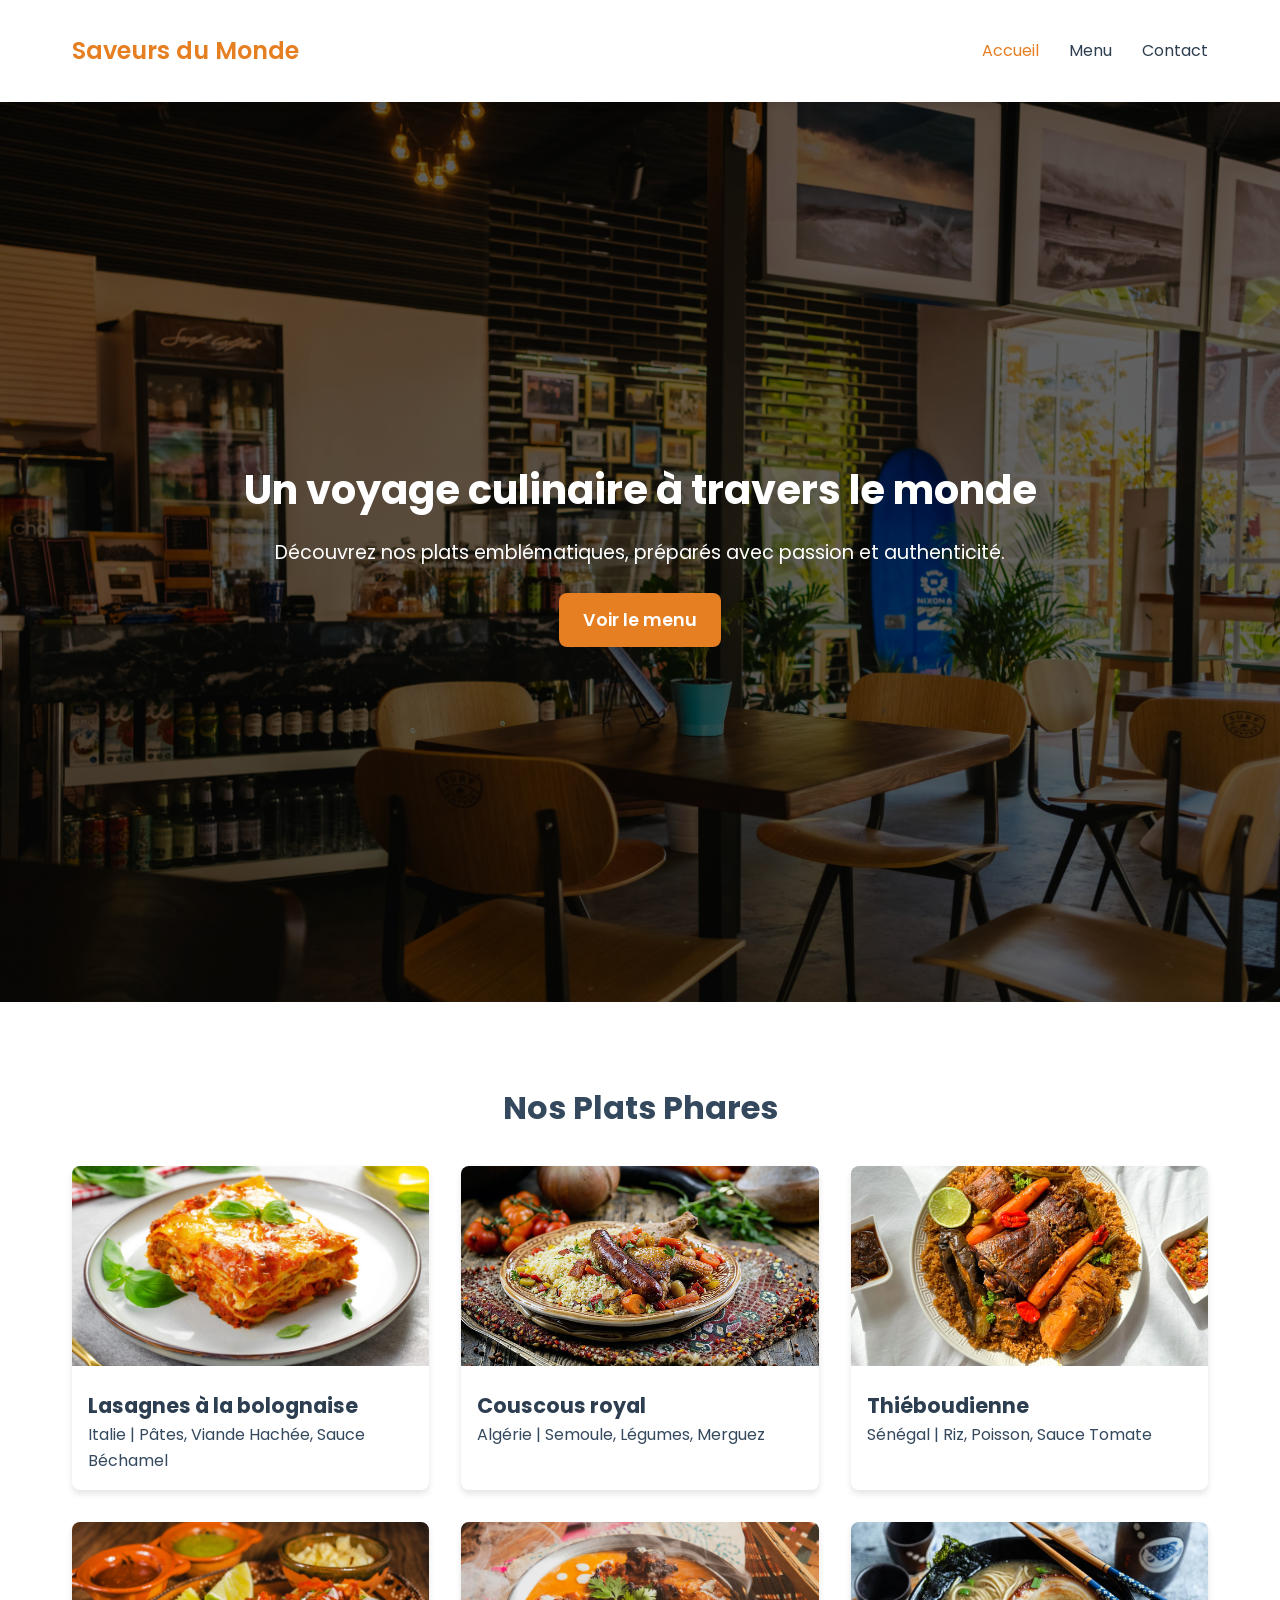
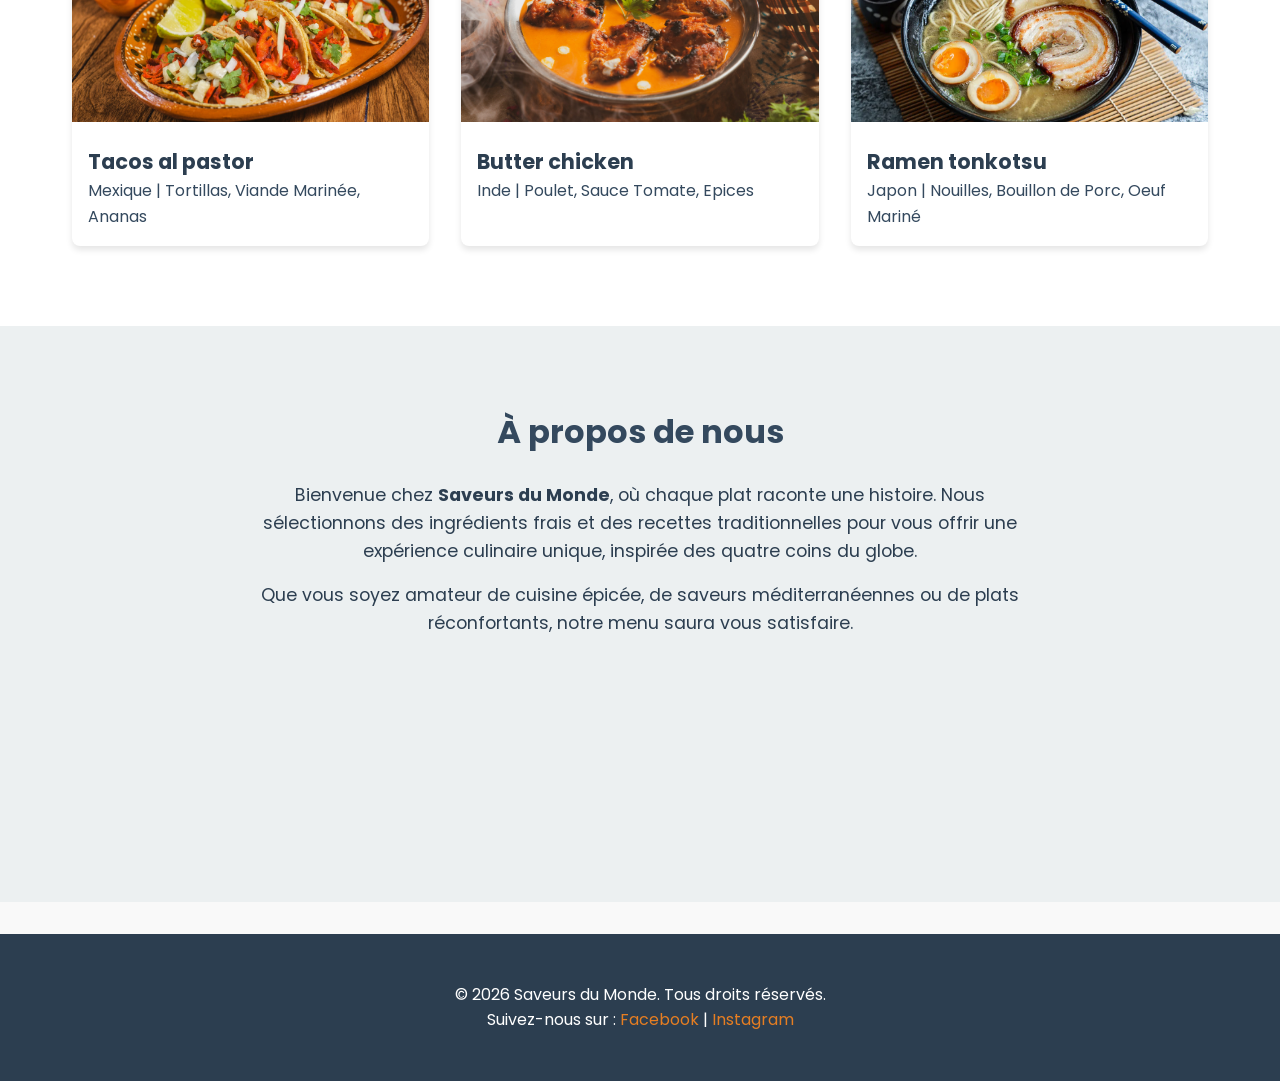
<file: index.html>
<!doctype html>
<html lang="fr">
  <head>
    <meta charset="UTF-8" />
    <meta name="viewport" content="width=device-width, initial-scale=1.0" />
    <meta
      name="description"
      content="Découvrez Saveurs du Monde, un restaurant proposant des plats emblématiques de l'Italie, l'Algérie, le Sénégal, le Mexique, l'Inde et le Japon."
    />
    <title>Saveurs du Monde | Accueil</title>
    <link rel="stylesheet" href="public/css/style.css" />
    <link rel="preconnect" href="https://fonts.googleapis.com" />
    <link rel="preconnect" href="https://fonts.gstatic.com" crossorigin />
    <link
      href="https://fonts.googleapis.com/css2?family=Poppins:wght@300;400;600&display=swap"
      rel="stylesheet"
    />
  </head>
  <body>
    <header>
      <div class="container">
        <h1 class="logo">Saveurs du Monde</h1>
        <button class="burger-btn" popovertarget="main-nav">
          <span></span>
          <span></span>
          <span></span>
        </button>
        <nav id="main-nav" popover>
          <button
            class="close-btn"
            popovertarget="main-nav"
            popovertargetaction="hide"
          >
            ×
          </button>
          <ul class="nav-links">
            <li><a href="index.html" class="active">Accueil</a></li>
            <li><a href="menu.html">Menu</a></li>
            <li><a href="contact.html">Contact</a></li>
          </ul>
        </nav>
      </div>
    </header>
    <main>
      <section class="hero">
        <div class="container">
          <h2>Un voyage culinaire à travers le monde</h2>
          <p>
            Découvrez nos plats emblématiques, préparés avec passion et
            authenticité.
          </p>
          <a href="menu.html" class="btn">Voir le menu</a>
        </div>
      </section>
      <section class="featured-dishes">
        <div class="container">
          <h2>Nos Plats Phares</h2>
          <div class="dish-gallery">
            <!-- Chaque plat est une carte cliquable -->
          </div>
        </div>
      </section>
      <section class="about">
        <div class="container">
          <h2>À propos de nous</h2>
          <p>
            Bienvenue chez <strong>Saveurs du Monde</strong>, où chaque plat
            raconte une histoire. Nous sélectionnons des ingrédients frais et
            des recettes traditionnelles pour vous offrir une expérience
            culinaire unique, inspirée des quatre coins du globe.
          </p>
          <p>
            Que vous soyez amateur de cuisine épicée, de saveurs
            méditerranéennes ou de plats réconfortants, notre menu saura vous
            satisfaire.
          </p>
        </div>
      </section>
    </main>
    <footer>
      <div class="container">
        <p>&copy; 2026 Saveurs du Monde. Tous droits réservés.</p>
        <p>
          Suivez-nous sur : <a href="#">Facebook</a> |
          <a href="#">Instagram</a>
        </p>
      </div>
    </footer>
    <script type="module" src="public/js/index.js"></script>
  </body>
</html>
</file>
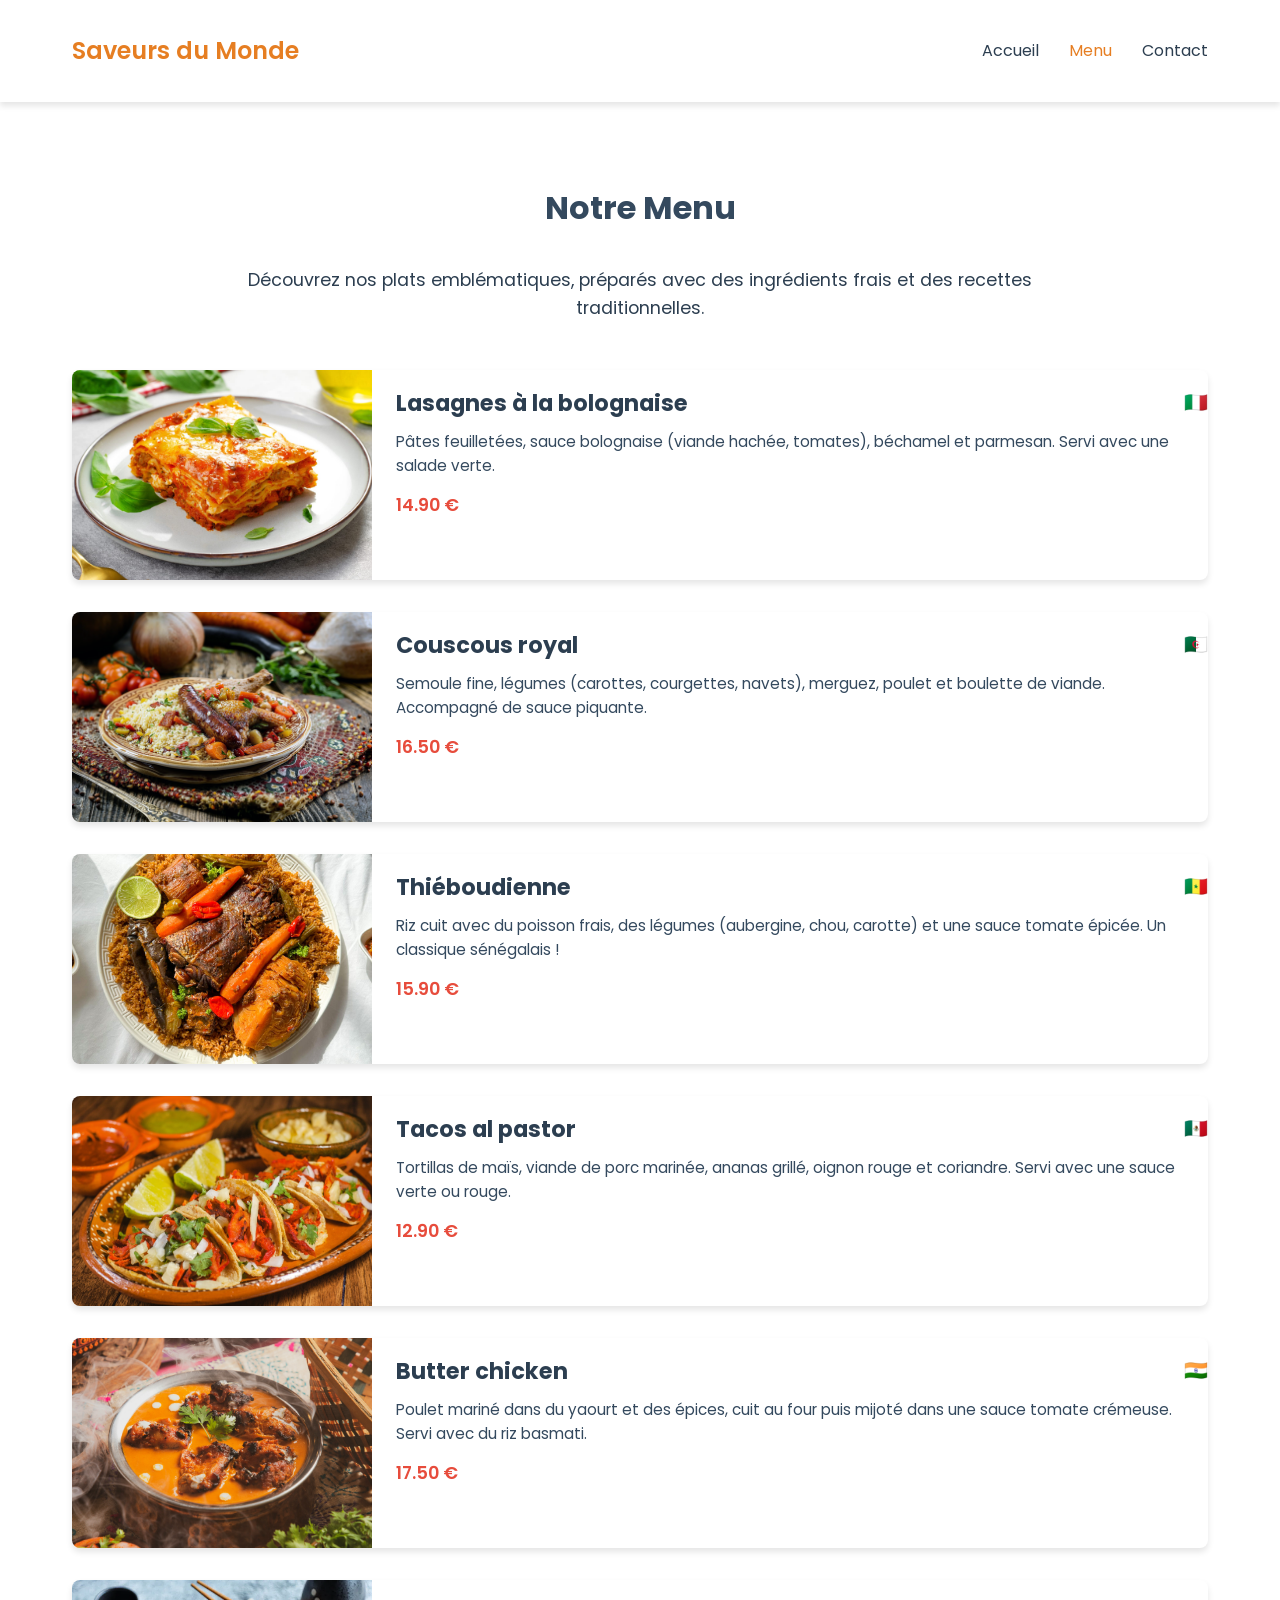
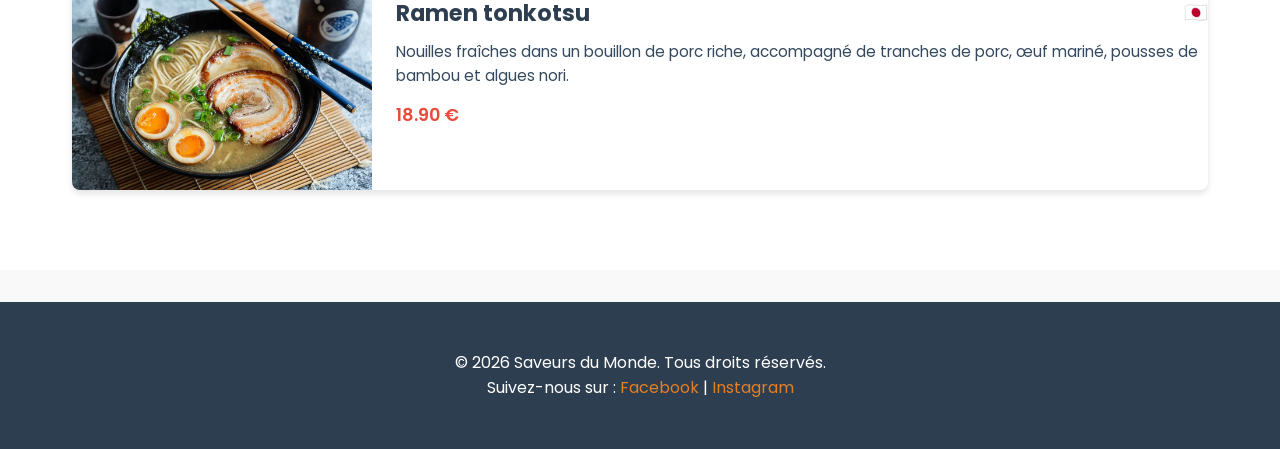
<file: menu.html>
<!doctype html>
<html lang="fr">
  <head>
    <meta charset="UTF-8" />
    <meta name="viewport" content="width=device-width, initial-scale=1.0" />
    <meta
      name="description"
      content="Découvrez notre menu de plats internationaux : lasagnes, couscous, thiéboudienne, tacos, butter chicken et ramen."
    />
    <title>Saveurs du Monde | Menu</title>
    <link rel="stylesheet" href="public/css/style.css" />
    <link rel="preconnect" href="https://fonts.googleapis.com" />
    <link rel="preconnect" href="https://fonts.gstatic.com" crossorigin />
    <link
      href="https://fonts.googleapis.com/css2?family=Poppins:wght@300;400;600&display=swap"
      rel="stylesheet"
    />
  </head>
  <body>
    <header>
      <div class="container">
        <h1 class="logo">Saveurs du Monde</h1>
        <!-- J'utilise ici l'attribut HTML Popover qui me permet de créer un menu burger sans utiliser JavaScript. --- https://developer.mozilla.org/en-US/docs/Web/API/Popover_API --- -->
        <button class="burger-btn" popovertarget="main-nav">
          <span></span>
          <span></span>
          <span></span>
        </button>
        <nav id="main-nav" popover>
          <button
            class="close-btn"
            popovertarget="main-nav"
            popovertargetaction="hide"
          >
            ×
          </button>
          <ul class="nav-links">
            <li><a href="index.html">Accueil</a></li>
            <li><a href="menu.html" class="active">Menu</a></li>
            <li><a href="contact.html">Contact</a></li>
          </ul>
        </nav>
      </div>
    </header>
    <section class="menu">
      <div class="container">
        <h2>Notre Menu</h2>
        <p class="menu-intro">
          Découvrez nos plats emblématiques, préparés avec des ingrédients frais
          et des recettes traditionnelles.
        </p>

        <!-- Liste des plats par pays -->
        <div class="menu-grid"></div>
      </div>
    </section>
    <footer>
      <div class="container">
        <p>&copy; 2026 Saveurs du Monde. Tous droits réservés.</p>
        <p>
          Suivez-nous sur : <a href="#">Facebook</a> |
          <a href="#">Instagram</a>
        </p>
      </div>
    </footer>
    <script type="module" src="public/js/menu.js"></script>
  </body>
</html>
</file>
<file: public/css/style.css>
/* ===== RESET ET VARIABLES GLOBALES ===== */
:root {
  --primary-color: #e67e22;
  --secondary-color: #34495e;
  --light-color: #ecf0f1;
  --dark-color: #2c3e50;
  --accent-color: #e74c3c;
  --font-main: "Poppins", sans-serif;
  --max-width: 1200px;
  --border-radius: 8px;
  --box-shadow: 0 4px 6px rgba(0, 0, 0, 0.1);
  --transition: all 0.3s ease;
}

* {
  margin: 0;
  padding: 0;
  box-sizing: border-box;
}

body {
  font-family: var(--font-main);
  line-height: 1.6;
  color: var(--dark-color);
  background-color: #f9f9f9;
}

/* ===== UTILITAIRES ===== */
.container {
  width: 100%;
  max-width: var(--max-width);
  margin: 0 auto;
  padding: 0 1rem;
}

.btn {
  display: inline-block;
  background: var(--primary-color);
  color: white;
  padding: 0.6rem 1.2rem;
  border: none;
  border-radius: var(--border-radius);
  cursor: pointer;
  text-decoration: none;
  font-weight: 600;
  transition: var(--transition);
}

.btn:hover {
  background: var(--accent-color);
  transform: translateY(-2px);
}

/* ===== EN-TÊTE ===== */
header {
  background: white;
  box-shadow: var(--box-shadow);
  position: sticky;
  top: 0;
  z-index: 1100;
  padding: 1rem 0;
}

header .container {
  display: flex;
  justify-content: space-between;
  align-items: center;
}

.logo {
  font-size: 1.5rem;
  color: var(--primary-color);
  font-weight: 600;
  width: 200px;
}

/* ===== Bouton Burger ===== */
.burger-btn {
  display: flex;
  flex-direction: column;
  gap: 5px;
  background: none;
  border: none;
  cursor: pointer;
  padding: 0.5rem;
}

.burger-btn span {
  display: block;
  width: 25px;
  height: 3px;
  background-color: var(--primary-color);
  border-radius: 3px;
}

/* ===== Menu PopOver===== */
#main-nav {
  /* On réinitialise les styles par défaut du navigateur */
  border: none;
  padding: 2rem;
  width: 80%;
  height: 100vh;
  max-width: 300px;
  background: var(--dark-color);
  color: white;

  /* Positionnement : il sort de la droite */
  margin: 0 0 0 auto;
}

/* Animation d'entrée (Optionnel) */
#main-nav {
  transform: translateX(100%);
  transition:
    transform 0.3s ease,
    display 0.3s ease allow-discrete;
}

#main-nav:popover-open {
  transform: translateX(0);
  display: flex;
  flex-direction: column;
}

/* Le fond sombre derrière le menu */
#main-nav::backdrop {
  background-color: rgba(0, 0, 0, 0.5);
  backdrop-filter: blur(3px);
}

/* Style des liens dans le popover */
#main-nav .nav-links {
  display: flex;
  flex-direction: column;
  margin-top: 2rem;
  gap: 30px;
  list-style: none;
}

#main-nav .nav-links a {
  color: white;
  font-size: 1.5rem;
  text-decoration: none;
}

.close-btn {
  align-self: flex-end;
  background: none;
  border: none;
  color: white;
  font-size: 2rem;
  cursor: pointer;
}

/* ===== SECTION HERO (ACCUEIL) ===== */
.hero {
  background-image:
    linear-gradient(rgba(0, 0, 0, 0.6), rgba(0, 0, 0, 0.6)),
    url("../images/hero-bg.jpg");
  background-position: center;
  background-size: cover;
  background-repeat: no-repeat;
  height: 100vh;
  display: flex;
  align-items: center;
  justify-content: center;
  text-align: center;
  color: white;
}

.hero h2 {
  font-size: 2rem;
  margin-bottom: 1rem;
}

.hero p {
  font-size: 1.2rem;
  max-width: 800px;
  margin: 0 auto 1.5rem;
}

.hero .btn {
  font-size: 1.1rem;
  padding: 0.8rem 1.5rem;
}

/* ===== GALERIE DES PLATS (ACCUEIL) ===== */
.featured-dishes {
  padding: 4rem 0;
  background: white;
}

.featured-dishes h2 {
  text-align: center;
  margin-bottom: 2rem;
  font-size: 2rem;
  color: var(--secondary-color);
}

.dish-gallery {
  display: grid;
  grid-template-columns: 1fr;
  gap: 2rem;
}

.dish-card {
  background: white;
  border-radius: var(--border-radius);
  overflow: hidden;
  box-shadow: var(--box-shadow);
  transition: var(--transition);
}

.dish-card:hover {
  transform: translateY(-5px);
  box-shadow: 0 10px 20px rgba(0, 0, 0, 0.1);
}

.dish-image {
  width: 100%;
  height: 200px;
  object-fit: cover;
}

.dish-card h3 {
  padding: 1rem 1rem 0;
  font-size: 1.3rem;
}

.dish-card p {
  padding: 0 1rem 1rem;
  color: var(--secondary-color);
}

/* ===== MENU (PAGE MENU.HTML) ===== */
.menu {
  padding: 4rem 0;
  background: white;
}

.menu h2 {
  text-align: center;
  margin-bottom: 2rem;
  font-size: 2rem;
  color: var(--secondary-color);
}

.menu-intro {
  text-align: center;
  max-width: 800px;
  margin: 0 auto 3rem;
  font-size: 1.1rem;
}

.menu-grid {
  display: grid;
  grid-template-columns: 1fr;
  gap: 2rem;
}

.menu-item {
  display: flex;
  flex-direction: column;
  gap: 1.5rem;
  background: white;
  border-radius: var(--border-radius);
  overflow: hidden;
  box-shadow: var(--box-shadow);
  transition: var(--transition);
}

.menu-item:hover {
  transform: translateY(-5px);
  box-shadow: 0 10px 20px rgba(0, 0, 0, 0.1);
}

.menu-item-image {
  width: 100%;
  height: 250px;
  object-fit: cover;
  flex-shrink: 0;
}

.menu-item-details {
  padding: 1rem;
}

.menu-item-details h3 {
  font-size: 1.4rem;
  margin-bottom: 0.5rem;
  display: flex;
  justify-content: space-between;
  align-items: center;
  gap: 0.5rem;
}

.flag {
  font-size: 1.2rem;
}

.description {
  color: var(--secondary-color);
  margin-bottom: 0.8rem;
  font-size: 0.95rem;
}

.price {
  font-weight: 600;
  color: var(--accent-color);
  font-size: 1.1rem;
}

/* ===== SECTION "À PROPOS" (ACCUEIL) ===== */
.about {
  min-height: 64vh;
  padding: 4rem 0;
  background: var(--light-color);
  text-align: center;
}

.about h2 {
  margin-bottom: 1.5rem;
  font-size: 2rem;
  color: var(--secondary-color);
}

.about p {
  max-width: 800px;
  margin: 0 auto 1rem;
  font-size: 1.1rem;
}

/* ===== CONTACT (PAGE CONTACT.HTML) ===== */
.contact {
  padding: 4rem 0;
  background: white;
}

.contact h2 {
  text-align: center;
  margin-bottom: 2rem;
  font-size: 2rem;
  color: var(--secondary-color);
}

.contact-content {
  display: flex;
  flex-direction: column;
  gap: 3rem;
}

.contact-form {
  flex: 1;
  background: var(--light-color);
  padding: 2rem;
  border-radius: var(--border-radius);
  box-shadow: var(--box-shadow);
}

.contact-form h3 {
  margin-bottom: 1.5rem;
  color: var(--secondary-color);
}

.form-group {
  margin-bottom: 1.2rem;
}

.form-group label {
  display: block;
  margin-bottom: 0.5rem;
  font-weight: 500;
}

.form-group input,
.form-group textarea {
  width: 100%;
  padding: 0.6rem;
  border: 1px solid #ddd;
  border-radius: var(--border-radius);
  font-family: var(--font-main);
}

.form-group textarea {
  height: 120px;
  resize: vertical;
}

.is-loading,
.is-loading:hover {
  background-color: #ccc;
  cursor: not-allowed;
  opacity: 0.7;
}

.form-success-card {
  width: 100%;
  padding: 1rem;
  background: white;
  border-radius: var(--border-radius);
  overflow: hidden;
  box-shadow: var(--box-shadow);
  transition: var(--transition);
  text-align: center;
}

.form-success-card p {
  margin-bottom: 1rem;
}

.contact-info {
  flex: 1;
  background: var(--light-color);
  padding: 2rem;
  border-radius: var(--border-radius);
  box-shadow: var(--box-shadow);
}

.contact-info h3 {
  margin-bottom: 1.5rem;
  color: var(--secondary-color);
}

.contact-info p {
  margin-bottom: 0.8rem;
}

.contact-info ul {
  margin: 0.8rem 0;
  padding-left: 1.2rem;
}

#map {
  height: 300px;
  border-radius: var(--border-radius);
}

/* ===== PIED DE PAGE ===== */
footer {
  background: var(--dark-color);
  color: white;
  text-align: center;
  padding: 2rem 0;
  margin-top: 2rem;
}

footer a {
  color: var(--primary-color);
  text-decoration: none;
}

footer a:hover {
  text-decoration: underline;
}

/* =========================================
   MEDIA QUERIES (TABLETTES & DESKTOP)
   ========================================= */

@media (min-width: 769px) {
  /* Utilitaires */
  .container {
    margin: 1rem auto;
    padding: 0 2rem;
  }

  /* En-tête */
  .logo {
    width: 100%;
  }

  .burger-btn,
  .close-btn {
    display: none; /* Cache le burger sur PC */
  }

  #main-nav {
    /* On annule le comportement popover sur PC */
    display: block !important;
    position: static;
    height: auto;
    width: auto;
    background: none;
    padding: 0;
    transform: none;
    overflow: visible;
  }

  #main-nav .nav-links {
    display: flex;
    flex-direction: row;
    margin-top: 0;
  }

  #main-nav .nav-links a {
    color: var(--dark-color);
    font-size: 1rem;
    transition: var(--transition);
  }

  #main-nav .nav-links a:hover,
  #main-nav .nav-links a.active {
    color: var(--primary-color);
  }

  /* Hero */
  .hero h2 {
    font-size: 2.5rem;
  }

  /* Galeries & Grilles */
  .dish-gallery {
    grid-template-columns: repeat(auto-fit, minmax(300px, 1fr));
  }

  /* Menu Items */
  .menu-item {
    flex-direction: row;
  }

  .menu-item-image {
    width: 300px;
    height: 270px;
  }

  .menu-item-details {
    padding: 1rem 0;
  }
}
@media (min-width: 1024px) {
  /* Menu Items */
  .menu-item-image {
    width: 300px;
    height: 210px;
  }
  /* Contact */
  .contact-content {
    flex-direction: row;
  }
}
</file>
